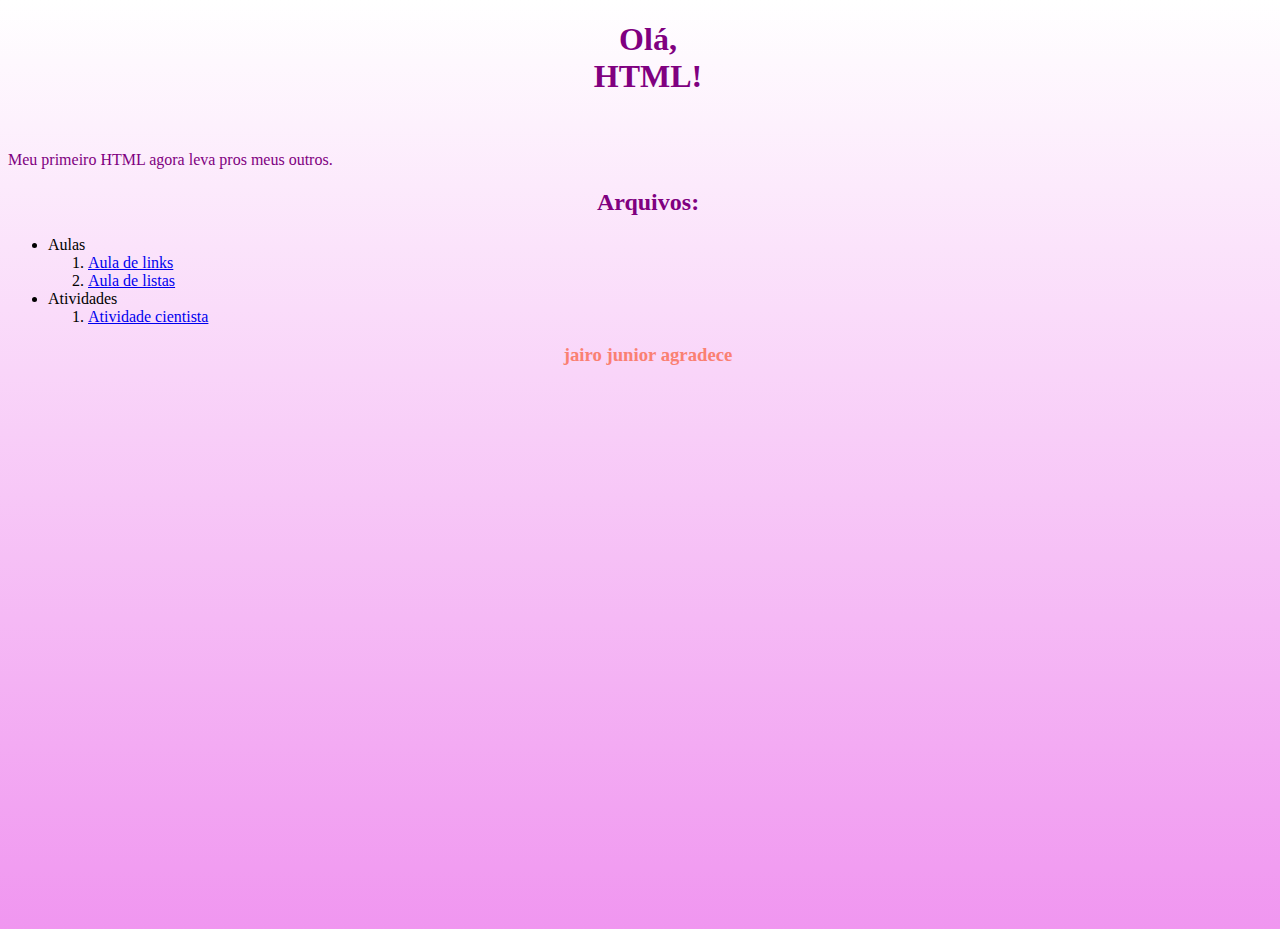
<file: etc/index.html>
<!DOCTYPE html>
<html lang ="pt-BR">
 <head>
  <title>Primeiro HTML!</title>
  <link rel="stylesheet" type="text/css" href="estilo.css">
 </head>
 <body>
  <h1>Olá,<br>HTML!</h1>
  <br>
  <p>Meu primeiro HTML agora leva pros meus outros.</p>
  <h2>Arquivos:</h2>
  <ul>
      <li>Aulas
          <ol>
            <li><a href="links.html">Aula de links</a></li>
            <li><a href="listas.html">Aula de listas</a>
            </li>
          </ol>
      </li>
      <li>Atividades
          <ol>
              <li><a href="cientista.html">Atividade cientista</a></li>
          </ol>
      </li>
  </ul>
  <h3>jairo junior agradece</h3>
 </body>
</html>
</file>
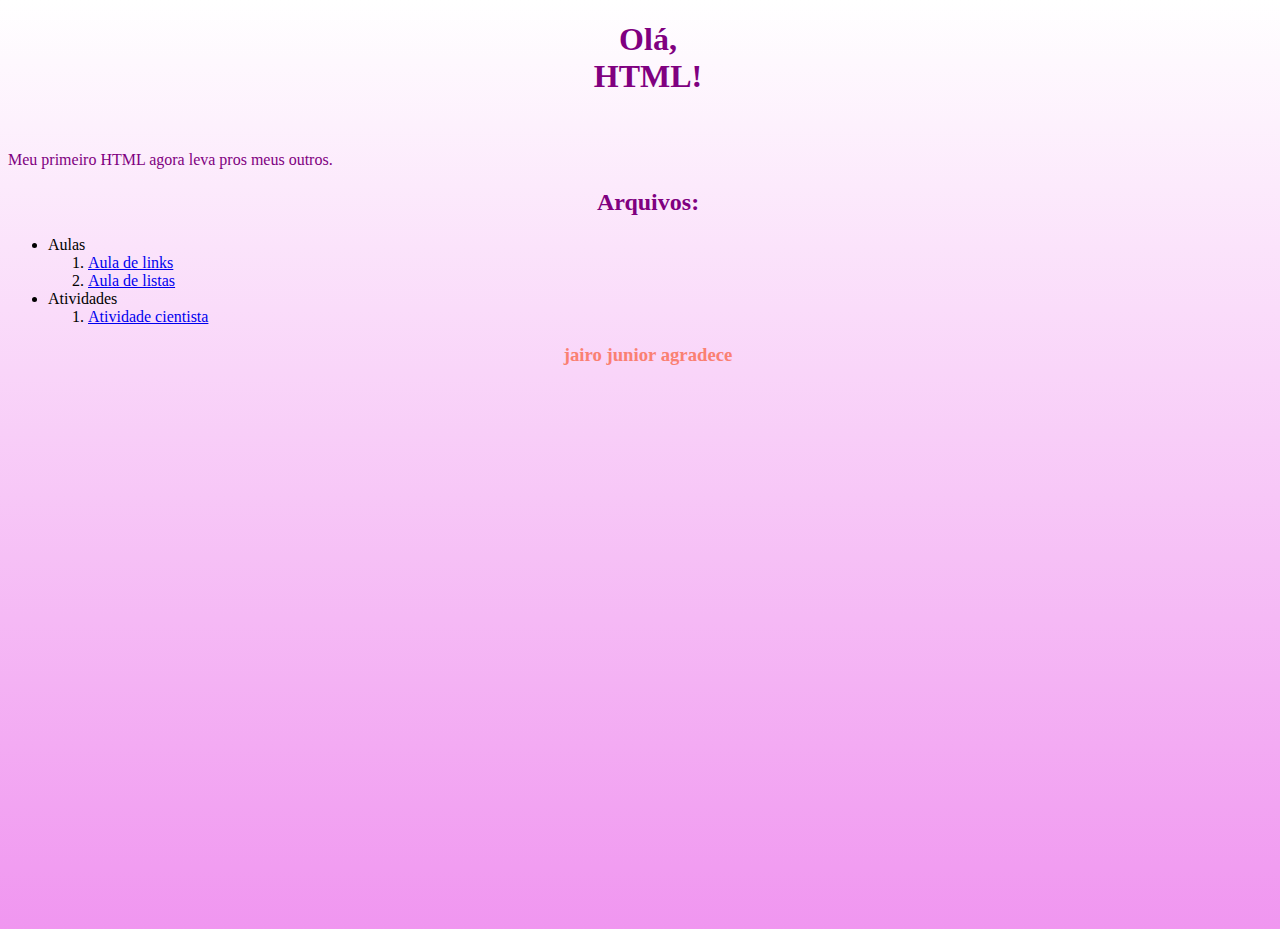
<file: html-css/index.html>
<!DOCTYPE html>
<html lang ="pt-BR">
 <head>
  <title>Primeiro HTML!</title>
  <link rel="stylesheet" type="text/css" href="estilo.css">
 </head>
 <body>
  <h1>Olá,<br>HTML!</h1>
  <br>
  <p>Meu primeiro HTML agora leva pros meus outros.</p>
  <h2>Arquivos:</h2>
  <ul>
      <li>Aulas
          <ol>
            <li><a href="links.html">Aula de links</a></li>
            <li><a href="listas.html">Aula de listas</a>
            </li>
          </ol>
      </li>
      <li>Atividades
          <ol>
              <li><a href="cientista.html">Atividade cientista</a></li>
          </ol>
      </li>
  </ul>
  <h3>jairo junior agradece</h3>
 </body>
</html>
</file>
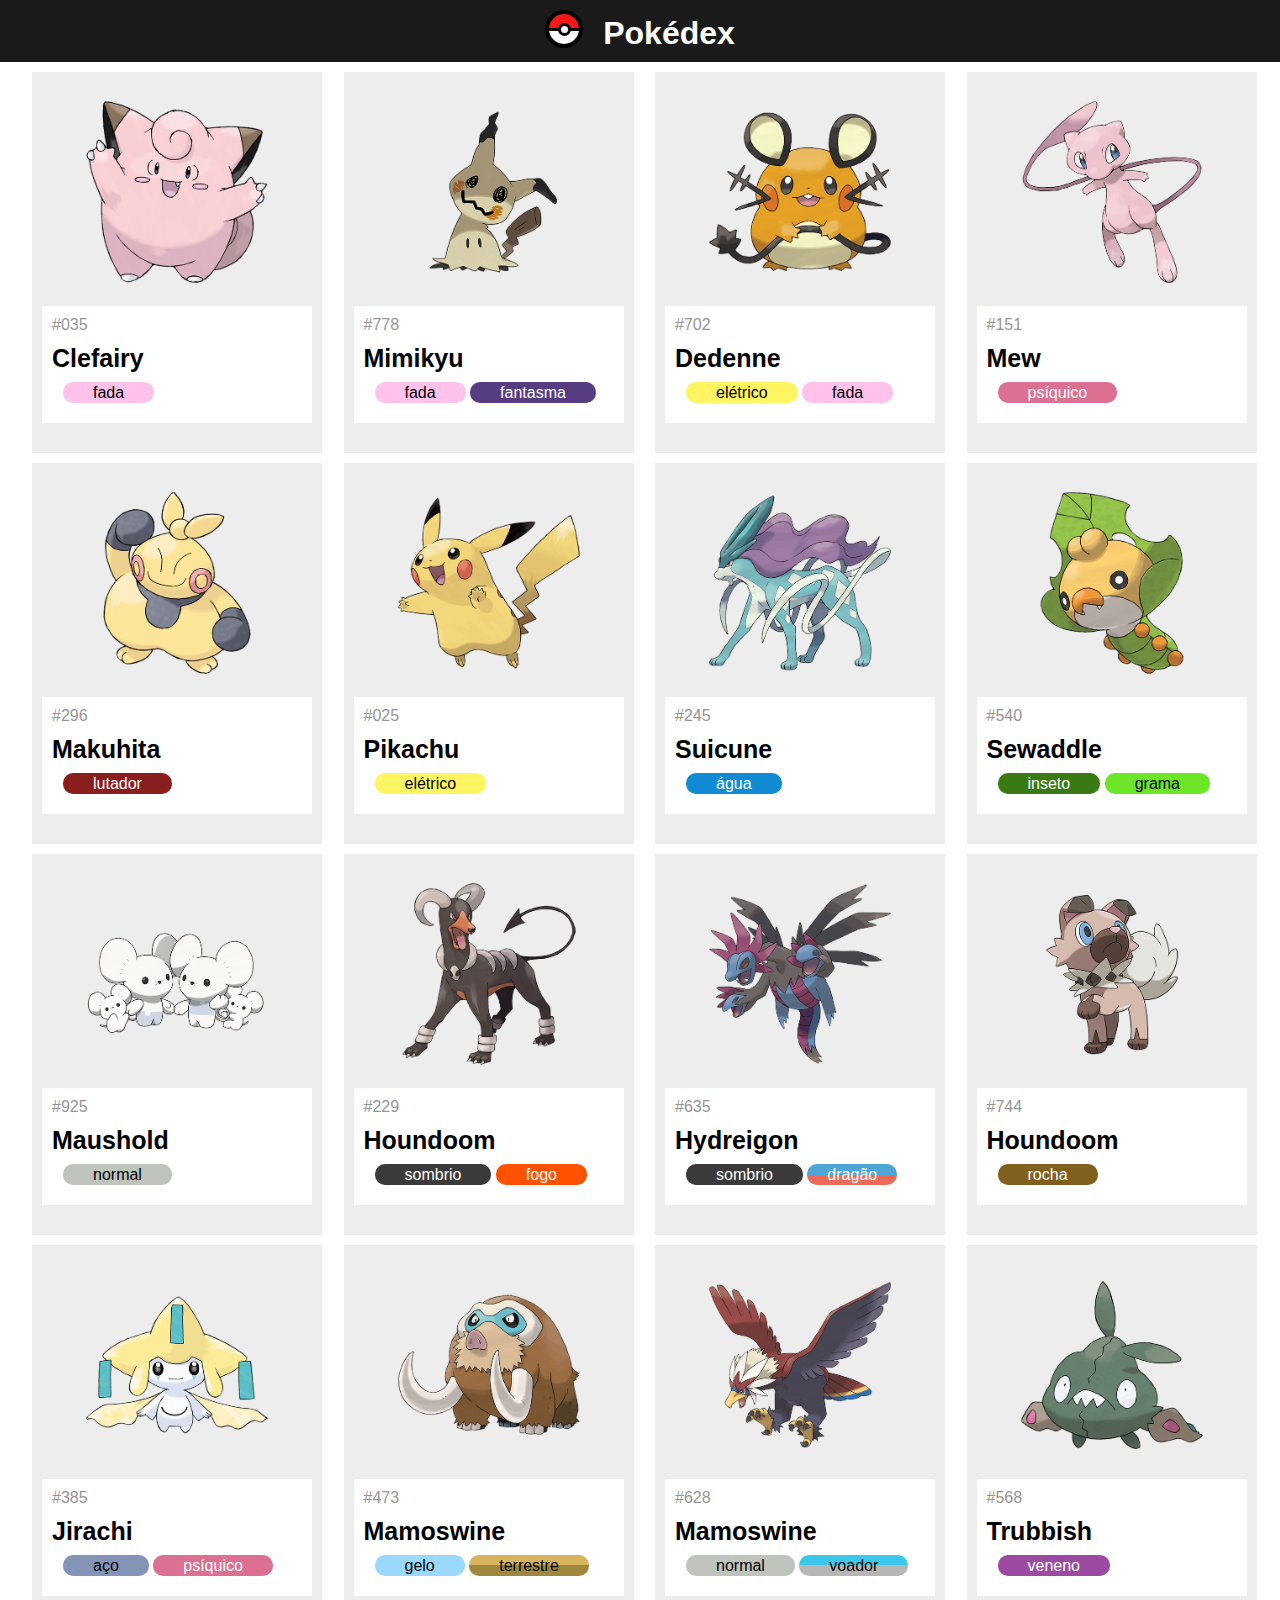
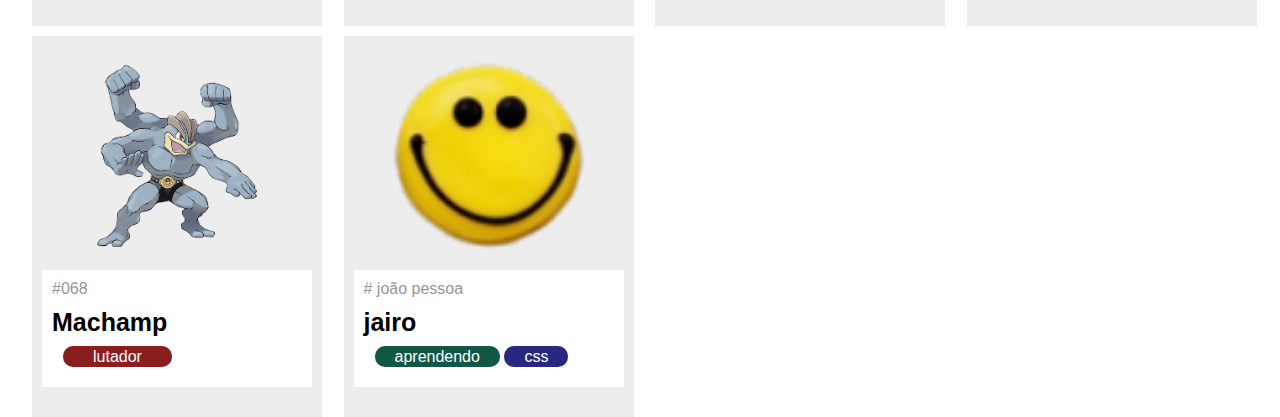
<file: pokedex/index.html>
<!DOCTYPE html>
<html lang="en">
<head>
    <meta charset="UTF-8">
    <meta name="viewport" content="width=device-width, initial-scale=1.0">
    <title>Pokédex</title>
    <link rel="stylesheet" href="css/style.css">
</head>
<body>
    <section class="topo">
        <figure class="icone">
            <figure class="listra"></figure>
        <figure class="circulo"></figure>
        </figure>
        <h1>Pokédex</h1>
    </section>
    <main class="blocao">

        <section class="pokedex">
            <div class="pokemon">
                <figure class="pokemon-image">
                    <img src="img/clefairy.png" width="200">
                </figure>
                <section class="pokemon-description">
                    <span class="pokemon-id">#035</span>
                    <h1 class="pokemon-name">Clefairy</h1>
                    <div class="pokemon-types">
                        <span class="pokemon-type-background-fada">fada</span>
                    </div>
                </section>
            </div>

            <div class="pokemon">
                <figure class="pokemon-image">
                    <img src="img/mimikyu.png" width="200">
                </figure>
                <section class="pokemon-description">
                    <span class="pokemon-id">#778</span>
                    <h1 class="pokemon-name">Mimikyu</h1>
                    <div class="pokemon-types">
                        <span class="pokemon-type-background-fada">fada</span>
                        <span class="pokemon-type-background-ghost">fantasma</span>
                    </div>
                </section>
            </div>

            <div class="pokemon">
                <figure class="pokemon-image">
                    <img src="img/dedenne.png" width="200">
                </figure>
                <section class="pokemon-description">
                    <span class="pokemon-id">#702</span>
                    <h1 class="pokemon-name">Dedenne</h1>
                    <div class="pokemon-types">
                        <span class="pokemon-type-background-electric">elétrico</span>
                        <span class="pokemon-type-background-fada">fada</span>
                    </div>
                </section>
            </div>

            <div class="pokemon">
                <figure class="pokemon-image">
                    <img src="img/mew.png" width="200">
                </figure>
                <section class="pokemon-description">
                    <span class="pokemon-id">#151</span>
                    <h1 class="pokemon-name">Mew</h1>
                    <div class="pokemon-types">
                        <span class="pokemon-type-background-psiquico">psíquico</span>
                    </div>
                </section>
            </div>

            <div class="pokemon">
                <figure class="pokemon-image">
                    <img src="img/makuhita.png" width="200">
                </figure>
                <section class="pokemon-description">
                    <span class="pokemon-id">#296</span>
                    <h1 class="pokemon-name">Makuhita</h1>
                    <div class="pokemon-types">
                        <span class="pokemon-type-background-lutador">lutador</span>
                    </div>
                </section>
            </div>

            <div class="pokemon">
                <figure class="pokemon-image">
                    <img src="img/pikachu.png" width="200">
                </figure>
                <section class="pokemon-description">
                    <span class="pokemon-id">#025</span>
                    <h1 class="pokemon-name">Pikachu</h1>
                    <div class="pokemon-types">
                        <span class="pokemon-type-background-electric">elétrico</span>
                    </div>
                </section>
            </div>

            <div class="pokemon">
                <figure class="pokemon-image">
                    <img src="img/suicune.png" width="200">
                </figure>
                <section class="pokemon-description">
                    <span class="pokemon-id">#245</span>
                    <h1 class="pokemon-name">Suicune</h1>
                    <div class="pokemon-types">
                        <span class="pokemon-type-background-agua">água</span>
                    </div>
                </section>
            </div>

            <div class="pokemon">
                <figure class="pokemon-image">
                    <img src="img/sewaddle.png" width="200">
                </figure>
                <section class="pokemon-description">
                    <span class="pokemon-id">#540</span>
                    <h1 class="pokemon-name">Sewaddle</h1>
                    <div class="pokemon-types">
                        <span class="pokemon-type-background-inseto">inseto</span>
                        <span class="pokemon-type-background-grama">grama</span>
                    </div>
                </section>
            </div>

            <div class="pokemon">
                <figure class="pokemon-image">
                    <img src="img/maushold.png" width="200">
                </figure>
                <section class="pokemon-description">
                    <span class="pokemon-id">#925</span>
                    <h1 class="pokemon-name">Maushold</h1>
                    <div class="pokemon-types">
                        <span class="pokemon-type-background-normal">normal</span>
                    </div>
                </section>
            </div>

            <div class="pokemon">
                <figure class="pokemon-image">
                    <img src="img/houndoom.png" width="200">
                </figure>
                <section class="pokemon-description">
                    <span class="pokemon-id">#229</span>
                    <h1 class="pokemon-name">Houndoom</h1>
                    <div class="pokemon-types">
                        <span class="pokemon-type-background-sombrio">sombrio</span>
                        <span class="pokemon-type-background-fogo">fogo</span>
                    </div>
                </section>
            </div>

            <div class="pokemon">
                <figure class="pokemon-image">
                    <img src="img/hydreigon.png" width="200">
                </figure>
                <section class="pokemon-description">
                    <span class="pokemon-id">#635</span>
                    <h1 class="pokemon-name">Hydreigon</h1>
                    <div class="pokemon-types">
                        <span class="pokemon-type-background-sombrio">sombrio</span>
                        <span class="pokemon-type-background-dragao">dragão</span>
                    </div>
                </section>
            </div>

            <div class="pokemon">
                <figure class="pokemon-image">
                    <img src="img/rockruff.png" width="200">
                </figure>
                <section class="pokemon-description">
                    <span class="pokemon-id">#744</span>
                    <h1 class="pokemon-name">Houndoom</h1>
                    <div class="pokemon-types">
                        <span class="pokemon-type-background-rocha">rocha</span>
                    </div>
                </section>
            </div>

            <div class="pokemon">
                <figure class="pokemon-image">
                    <img src="img/jirachi.png" width="200">
                </figure>
                <section class="pokemon-description">
                    <span class="pokemon-id">#385</span>
                    <h1 class="pokemon-name">Jirachi</h1>
                    <div class="pokemon-types">
                        <span class="pokemon-type-background-aco">aço</span>
                        <span class="pokemon-type-background-psiquico">psíquico</span>
                    </div>
                </section>
            </div>

            <div class="pokemon">
                <figure class="pokemon-image">
                    <img src="img/mamoswine.png" width="200">
                </figure>
                <section class="pokemon-description">
                    <span class="pokemon-id">#473</span>
                    <h1 class="pokemon-name">Mamoswine</h1>
                    <div class="pokemon-types">
                        <span class="pokemon-type-background-gelo">gelo</span>
                        <span class="pokemon-type-background-terrestre">terrestre</span>
                    </div>
                </section>
            </div>

            <div class="pokemon">
                <figure class="pokemon-image">
                    <img src="img/braviary.png" width="200">
                </figure>
                <section class="pokemon-description">
                    <span class="pokemon-id">#628</span>
                    <h1 class="pokemon-name">Mamoswine</h1>
                    <div class="pokemon-types">
                        <span class="pokemon-type-background-normal">normal</span>
                        <span class="pokemon-type-background-voador">voador</span>
                    </div>
                </section>
            </div>

            <div class="pokemon">
                <figure class="pokemon-image">
                    <img src="img/trubbish.png" width="200">
                </figure>
                <section class="pokemon-description">
                    <span class="pokemon-id">#568</span>
                    <h1 class="pokemon-name">Trubbish</h1>
                    <div class="pokemon-types">
                        <span class="pokemon-type-background-veneno">veneno</span>
                        </span>
                    </div>
                </section>
            </div>

            <div class="pokemon">
                <figure class="pokemon-image">
                    <img src="img/machamp.png" width="200">
                </figure>
                <section class="pokemon-description">
                    <span class="pokemon-id">#068</span>
                    <h1 class="pokemon-name">Machamp</h1>
                    <div class="pokemon-types">
                        <span class="pokemon-type-background-lutador">lutador</span>
                        </span>
                    </div>
                </section>
            </div>

            <div class="pokemon">
                <figure class="pokemon-image">
                    <img src="img/smiley.png" width="200">
                </figure>
                <section class="pokemon-description">
                    <span class="pokemon-id"># joão pessoa</span>
                    <h1 class="pokemon-name">jairo</h1>
                    <div class="pokemon-types">
                        <span class="pokemon-type-background-aprendendo">aprendendo</span>
                        </span>
                        <span class="pokemon-type-background-css">css</span>
                        </span>
                    </div>
                </section>
            </div>
        </section>
    </main>
</body>
</html>
</file>
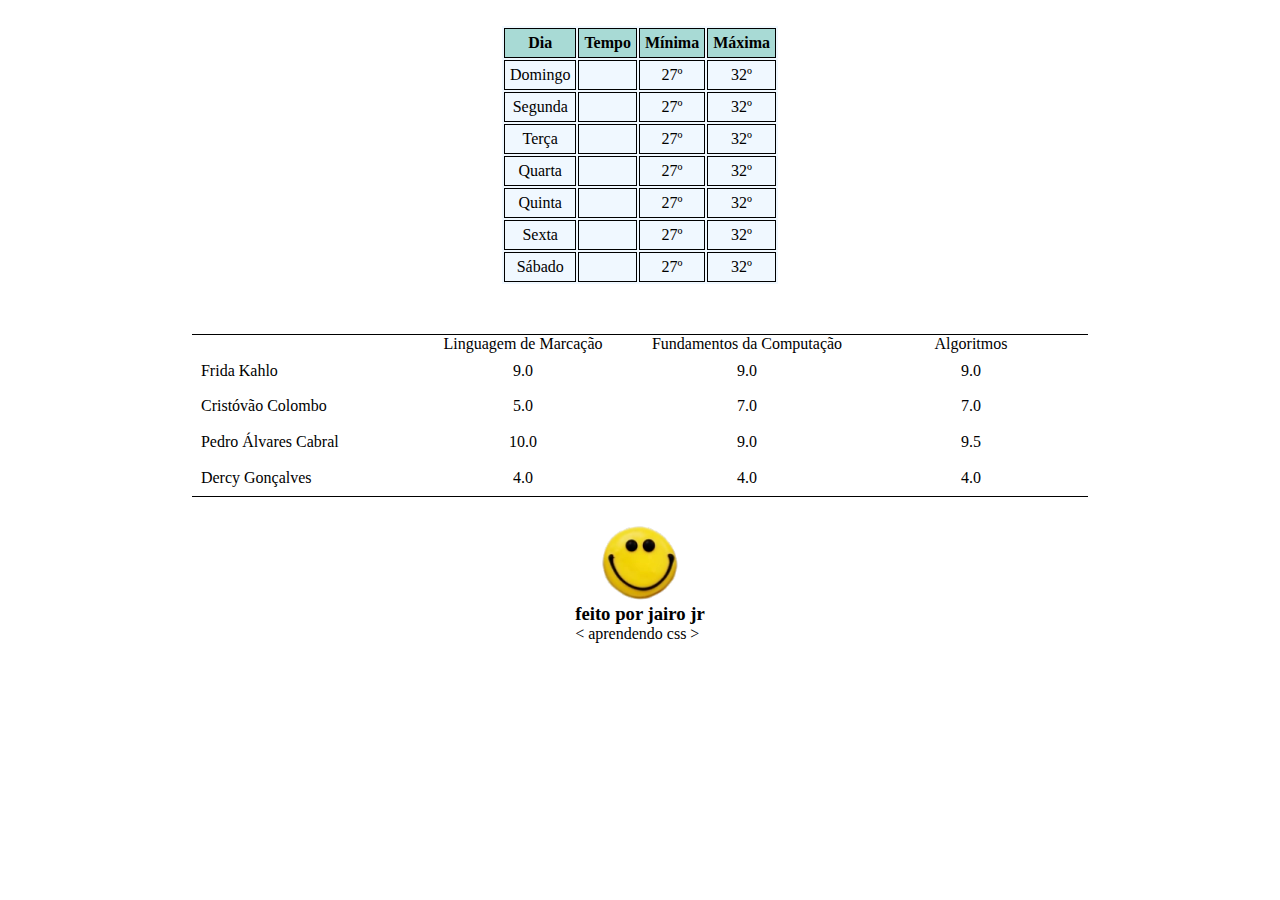
<file: tabela/index.html>
<!DOCTYPE html>
<html lang="en">
<head>
    <meta charset="UTF-8">
    <meta name="viewport" content="width=device-width, initial-scale=1.0">
    <title>Previsão do Tempo</title>
	<meta charset="utf-8">
    <link rel="stylesheet" href="css/style.css">
	<link rel="stylesheet" href="https://erikflowers.github.io/weather-icons/css/weather-icons.css">
    <style type="text/css" id="operaUserStyle"></style>
</head>
<body>
    <table class="tabela_clima">
        <thead>
            <tr>
                <th>Dia</th>
                <th>Tempo</th>
                <th>Mínima</th>
                <th>Máxima</th>
            </tr>
        </thead>
        <tbody>
            <tr>
                <td>Domingo</td>
                <td>
                    <i class="wi wi-day-cloudy"></i>
                </td>
                <td>27º</td>
                <td>32º</td>
            </tr>
            <tr>
                <td>Segunda</td>
                <td>
                    <i class="wi wi-day-sunny"></i>
                </td>
                <td>27º</td>
                <td>32º</td>
            </tr>
            <tr>
                <td>Terça</td>
                <td>
                    <i class="wi wi-day-rain"></i>
                </td>
                <td>27º</td>
                <td>32º</td>
            </tr>
            <tr>
                <td>Quarta</td>
                <td>
                    <i class="wi wi-day-lightning"></i>
                </td>
                <td>27º</td>
                <td>32º</td>
            </tr>
            <tr>
                <td>Quinta</td>
                <td>
                    <i class="wi wi-day-windy"></i>
                </td>
                <td>27º</td>
                <td>32º</td>
            </tr>
            <tr>
                <td>Sexta</td>
                <td>
                    <i class="wi wi-cloudy"></i>
                </td>
                <td>27º</td>
                <td>32º</td>
            </tr>
            <tr>
                <td>Sábado</td>
                <td>
                    <i class="wi wi-day-cloudy"></i>
                </td>
                <td>27º</td>
                <td>32º</td>
            </tr>
        </tbody>
    </table>
    <table class="tabela_notas">
        <thead>
            <tr>
                <td></td>
                <td>Linguagem de Marcação</td>
                <td>Fundamentos da Computação</td>
                <td>Algoritmos</td>
            </tr>
        </thead>
        <tbody>
            <tr>
                <td class="aluno">Frida Kahlo</td>
                <td>9.0</td>
                <td>9.0</td>
                <td>9.0</td>
            </tr>
            <tr>
                <td class="aluno">Cristóvão Colombo</td>
                <td>5.0</td>
                <td>7.0</td>
                <td>7.0</td>
            </tr>
            <tr>
                <td class="aluno">Pedro Álvares Cabral</td>
                <td>10.0</td>
                <td>9.0</td>
                <td>9.5</td>
            </tr>
            <tr>
                <td class="aluno">Dercy Gonçalves</td>
                <td>4.0</td>
                <td>4.0</td>
                <td>4.0</td>
            </tr>
        </tbody>
    </table>
    <div class="jairo">
        <img src="img/smiley.png" alt="jairo">
        <h3>feito por jairo jr</h3>
        <p>&lt aprendendo css &gt</p>
    </div>
</body>
</html>
</file>
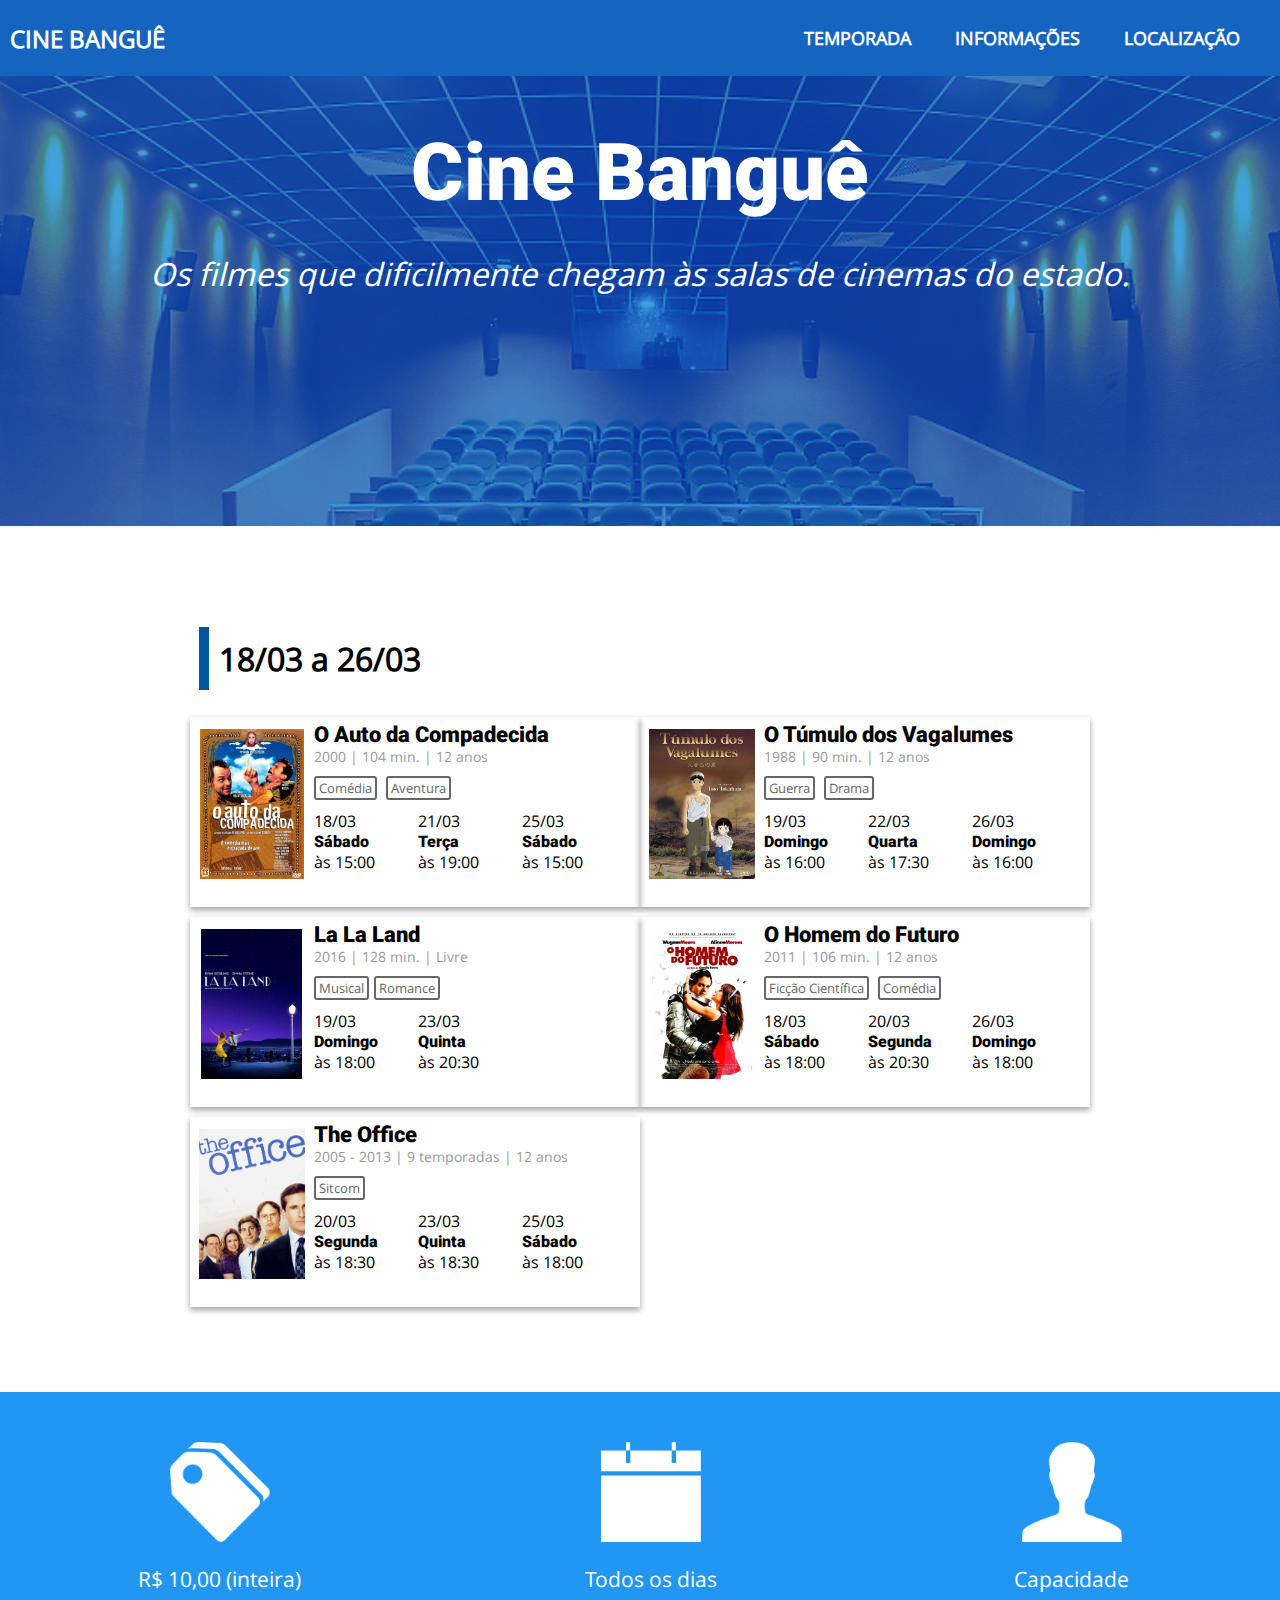
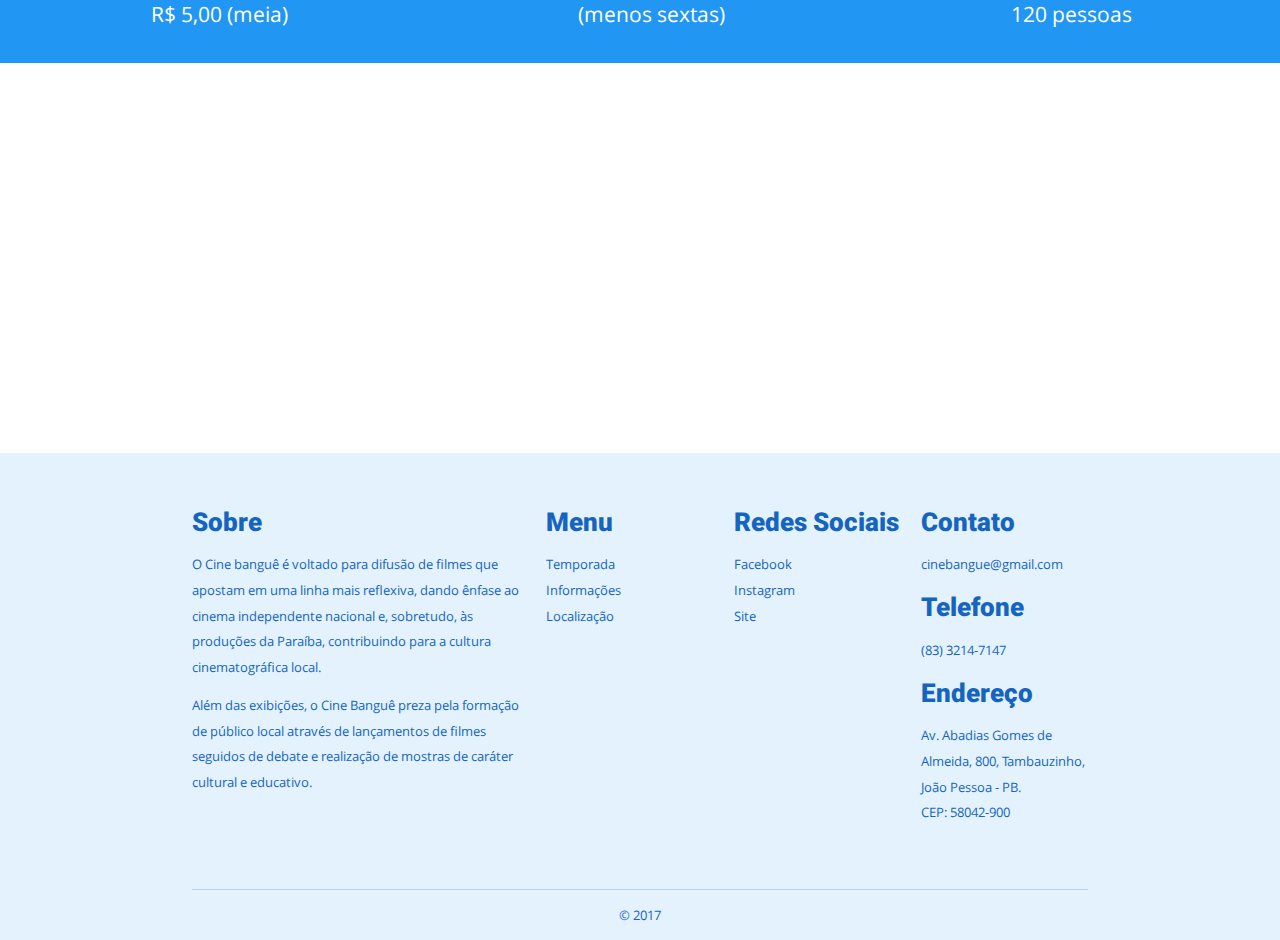
<file: cinema/site/index.html>
<html lang="en">
<head>
  <meta charset="UTF-8">
  <meta name="viewport" content="width=device-width, initial-scale=1.0">
  <meta http-equiv="X-UA-Compatible" content="ie=edge">
  <title>Cine Banguê</title>
  <link rel="stylesheet" href="css/main.css">
</head>
<body>
  <nav>
    <div class="container">
      <div class="logo">CINE BANGUÊ</div>
      <div class="nav-links">
        <ul>
          <li><a href="#">TEMPORADA</a></li>
          <li><a href="#">INFORMAÇÕES</a></li>
          <li><a href="#">LOCALIZAÇÃO</a></li>
        </ul>
      </div>
    </div>
  </nav>
  <header class="white-text header-cine">
    <div>
      <h1>Cine Banguê</h1>
      <p>Os filmes que dificilmente chegam às salas de cinemas do estado.</p>
    </div>
  </header>
  <main>

    <section id="movies">
      <h1 class="season-info">18/03 a 26/03</h1>

      <section class="movie">
        <a href="https://www.youtube.com/watch?v=mNHXQ8BafUE" class="cover" style="background-image:url(img/movies/O_auto_da_compadecida.jpg)"></a>
        <div class="data">
          <h1 class="name">O Auto da Compadecida</h1>
          <div class="info">2000 | 104 min. | 12 anos</div>
          <div class="genres">
            <span class="genre">Comédia</span>
            <span class="genre">Aventura</span>
          </div>
          <div class="schedules">
            <div class="schedule">
              <span>18/03</span>
              <span><b>Sábado</b></span>
              <span>às 15:00</span>
            </div>
            <div class="schedule">
              <span>21/03</span>
              <span><b>Terça</b></span>
              <span>às 19:00</span>
            </div>
            <div class="schedule">
              <span>25/03</span>
              <span><b>Sábado</b></span>
              <span>às 15:00</span>
            </div>
          </div>
        </div>
      </section>

      <section class="movie">
        <a href="https://www.youtube.com/watch?v=NAKlDJmwq-g" class="cover" style="background-image:url(img/movies/tumulo_dos_vagalumes.jpg)"></a>
        <div class="data">
          <h1 class="name">O Túmulo dos Vagalumes</h1>
          <div class="info">1988 | 90 min. | 12 anos</div>
          <div class="genres">
            <span class="genre">Guerra</span>
            <span class="genre">Drama</span>
          </div>
          <div class="schedules">
            <div class="schedule">
              <span>19/03</span>
              <span><b>Domingo</b></span>
              <span>às 16:00</span>
            </div>
            <div class="schedule">
              <span>22/03</span>
              <span><b>Quarta</b></span>
              <span>às 17:30</span>
            </div>
            <div class="schedule">
              <span>26/03</span>
              <span><b>Domingo</b></span>
              <span>às 16:00</span>
            </div>
          </div>
        </div>
      </section>

      <section class="movie">
        <a href="https://www.youtube.com/watch?v=0pdqf4P9MB8" class="cover" style="background-image:url(img/movies/la_la_land.png)"></a>
        <div class="data">
          <h1 class="name">La La Land</h1>
          <div class="info">2016 | 128 min. | Livre</div>
          <div class="genres"><span class="genre">Musical</span><span class="genre">Romance</span></div>
          <div class="schedules">
            <div class="schedule">
              <span>19/03</span>
              <span><b>Domingo</b></span>
              <span>às 18:00</span>
            </div>
            <div class="schedule">
              <span>23/03</span>
              <span><b>Quinta</b></span>
              <span>às 20:30</span>
            </div>
          </div>
        </div>
      </section>

      <section class="movie">
        <a href="" class="cover" style="background-image:url(img/movies/o_homem_do_futuro.jpg)"></a>
        <div class="data">
          <h1 class="name">O Homem do Futuro</h1>
          <div class="info">2011 | 106 min. | 12 anos</div>
          <div class="genres">
            <span class="genre">Ficção Científica</span>
            <span class="genre">Comédia</span>
          </div>
          <div class="schedules">
            <div class="schedule">
              <span>18/03</span>
              <span><b>Sábado</b></span>
              <span>às 18:00</span>
            </div>
            <div class="schedule">
              <span>20/03</span>
              <span><b>Segunda</b></span>
              <span>às 20:30</span>
            </div>
            <div class="schedule">
              <span>26/03</span>
              <span><b>Domingo</b></span>
              <span>às 18:00</span>
            </div>
          </div>
        </div>
      </section>

      <section class="movie">
        <a href="https://www.youtube.com/watch?v=4iisysmwB_k" class="cover" style="background-image:url(img/movies/the_office.webp)"></a>
        <div class="data">
          <h1 class="name">The Office</h1>
          <div class="info">2005 - 2013 | 9 temporadas | 12 anos</div>
          <div class="genres"><span class="genre">Sitcom</span></div>
          <div class="schedules">
            <div class="schedule">
              <span>20/03</span>
              <span><b>Segunda</b></span>
              <span>às 18:30</span>
            </div>
            <div class="schedule">
              <span>23/03</span>
              <span><b>Quinta</b></span>
              <span>às 18:30</span>
            </div>
            <div class="schedule">
              <span>25/03</span>
              <span><b>Sábado</b></span>
              <span>às 18:00</span>
            </div>
          </div>
        </div>
      </section>
    </section>

    <section id="info" class="white-text">
      <section class="price">
        <i class="icon pricetags"></i>
        <div>R$ 10,00 (inteira)</div>
        <div>R$ 5,00 (meia)</div>
      </section>

      <section class="times">
        <i class="icon ios-calendar"></i>
        <div>Todos os dias <br>(menos sextas)</div>
      </section>

      <section class="size">
        <i class="icon person"></i>
        <div>Capacidade<br>120 pessoas</div>
      </section>
    </section>
    <section id="location">
      <div class="maps">
        <iframe src="https://www.google.com/maps/embed?pb=!1m18!1m12!1m3!1d3391.986638108882!2d-34.84371259999999!3d-7.1218173!2m3!1f0!2f0!3f0!3m2!1i1024!2i768!4f13.1!3m3!1m2!1s0x7acdd4bca204dff%3A0xf3340c66c9f16de2!2zQ2luZSBCYW5nw7zDqg!5e1!3m2!1spt-BR!2sbr!4v1747967234383!5m2!1spt-BR!2sbr" width="900" height="350" style="border:0;" allowfullscreen="" loading="lazy" referrerpolicy="no-referrer-when-downgrade"></iframe>
      </div>
    </section>
  </main>


  <footer>
    <div class="footer-content">
      <section class="about">
        <h1>Sobre</h1>
        <p>O Cine banguê é voltado para difusão de filmes que apostam em uma linha mais reflexiva, dando ênfase ao cinema independente nacional e, sobretudo, às produções da Paraíba, contribuindo para a cultura cinematográfica local.</p>
        <p>Além das exibições, o Cine Banguê preza pela formação de público local através de lançamentos de filmes seguidos de debate e realização de mostras de caráter cultural e educativo.</p>
      </section>

      <section class="menu">
        <h1>Menu</h1>
        <ul class="menu">
          <li><a href="#movies">Temporada</a></li>
          <li><a href="#info">Informações</a></li>
          <li><a href="#location">Localização</a></li>
        </ul>
      </section>

      <section class="social">
        <h1>Redes Sociais</h1>
        <ul class="menu">
          <li><a href="https://www.facebook.com/cinebangue/">Facebook</a></li>
          <li><a href="https://www.instagram.com/explore/locations/5952406/cine-bangue/">Instagram</a></li>
          <li><a href="http://funesc.pb.gov.br/?p=118">Site</a></li>
        </ul>
      </section>

      <section class="contato">
        <h1>Contato</h1>
        <p>cinebangue@gmail.com</p>
        <h1>Telefone</h1>
        <p>(83) 3214-7147</p>
        <h1>Endereço</h1>
        <p>Av. Abadias Gomes de Almeida, 800, Tambauzinho, João Pessoa - PB.<br>CEP: 58042-900</p>
      </section>
    </div>

    <secion class="copyright">
      © 2017
    </secion>
  </footer>
</body>
</html>
</file>
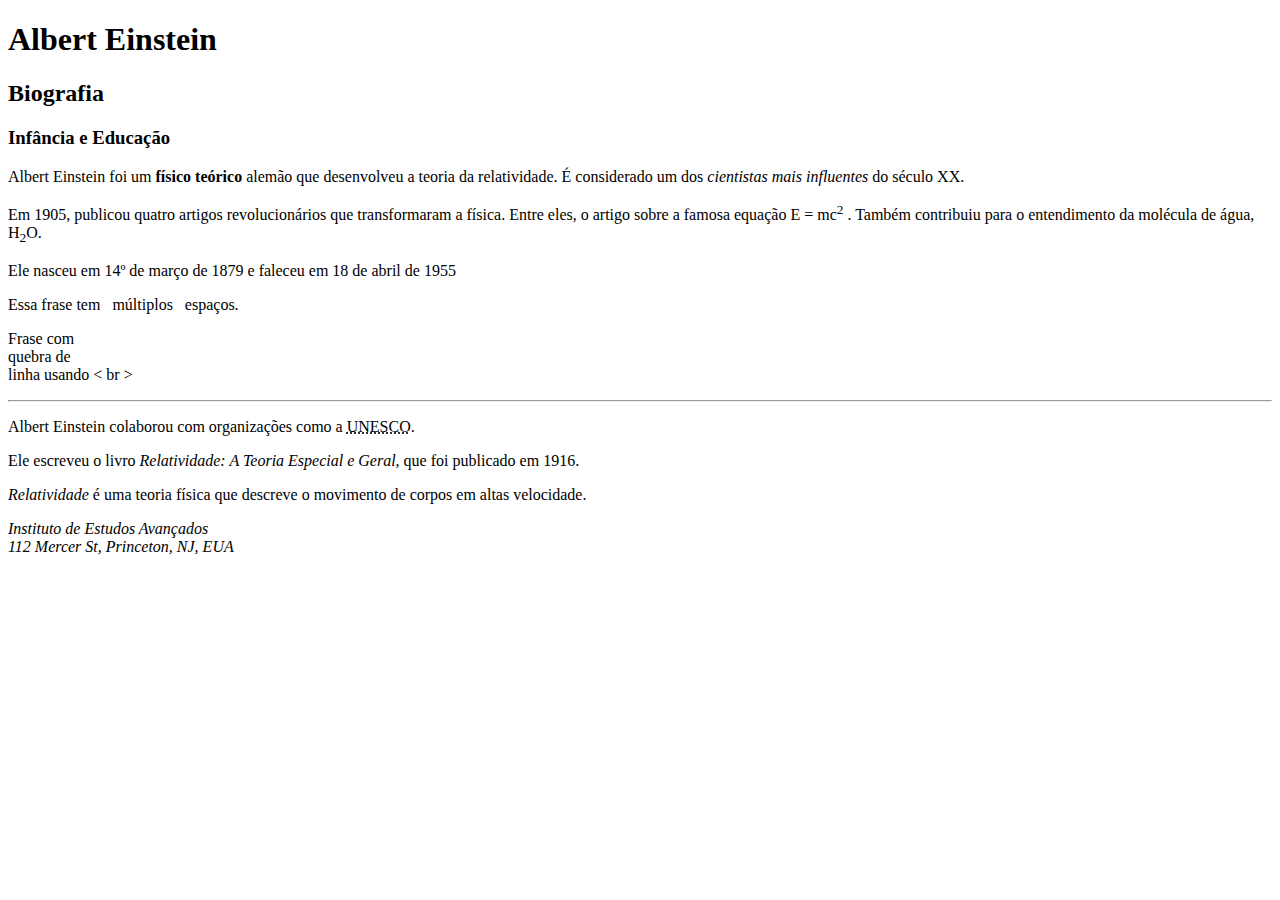
<file: etc/cientista.html>
<!DOCTYPE html>
<html lang="en">
<head>
    <meta charset="UTF-8">
    <meta http-equiv="X-UA-Compatible" content="IE=edge">
    <meta name="viewport" content="width=device-width, initial-scale=1.0">
    <title>Cientista</title>
</head>
<body>
    <!-- Cabeçalhos até a linha 13 -->
    <h1>Albert Einstein</h1>
    <h2>Biografia</h2>
    <h3>Infância e Educação</h3>
    <!-- Parágrafos -->
    <p>Albert Einstein foi um <strong>físico teórico </strong>alemão que desenvolveu a teoria da relatividade. É considerado um dos <em>cientistas mais influentes</em> do século XX.</p>
    <p>Em 1905, publicou quatro artigos revolucionários que transformaram a física. Entre eles, o artigo sobre a famosa equação E = mc<sup>2</sup>
        . Também contribuiu para o entendimento da molécula de água, H<sub>2</sub>O.</p>
        <!-- As tags "strong" e "em" para melhor interpretação ao texto-->
        <!-- Tag <sub></sub> para deixar o número 2 sobrescrito -->
    <p>Ele nasceu em 14º de março de 1879 e faleceu em 18 de abril de 1955</p>
    <p>Essa frase tem &nbsp múltiplos &nbsp espaços.</p>
        <!-- Forçar a criação de espaços com &nbsp (no-break space) -->
    <p>Frase com<br>quebra de<br>linha usando &lt br &gt</p>
        <!-- &lt (lower than) e &gt (greater than) para fazer <br>-->
    <hr> 
        <!-- horizontal rule -->
    <p>Albert Einstein colaborou com organizações como a <abbr title="Organização das Nações Unidas para a Educação, a Ciência e a Cultura">UNESCO</abbr>.</p>
        <!--  -->
    <p>Ele escreveu o livro <em>Relatividade: A Teoria Especial e Geral</em>, que foi publicado em 1916. </p>
    <p><dfn>Relatividade</dfn> é uma teoria física que descreve o movimento de corpos em altas velocidade.</p>
        <!-- As tags dfn e em tem o mesmo efeito, mas para contexto diferentes
        dfn = "definition element" para definir termos
        em = "emphasis element" para enfatizar o texto em itálico-->
    <address>
        Instituto de Estudos Avançados<br>
        112 Mercer St, Princeton, NJ, EUA
    </address>
        <!-- Tag address para informar um endereço -->
</body> 
</html>

<!--  -->
</file>
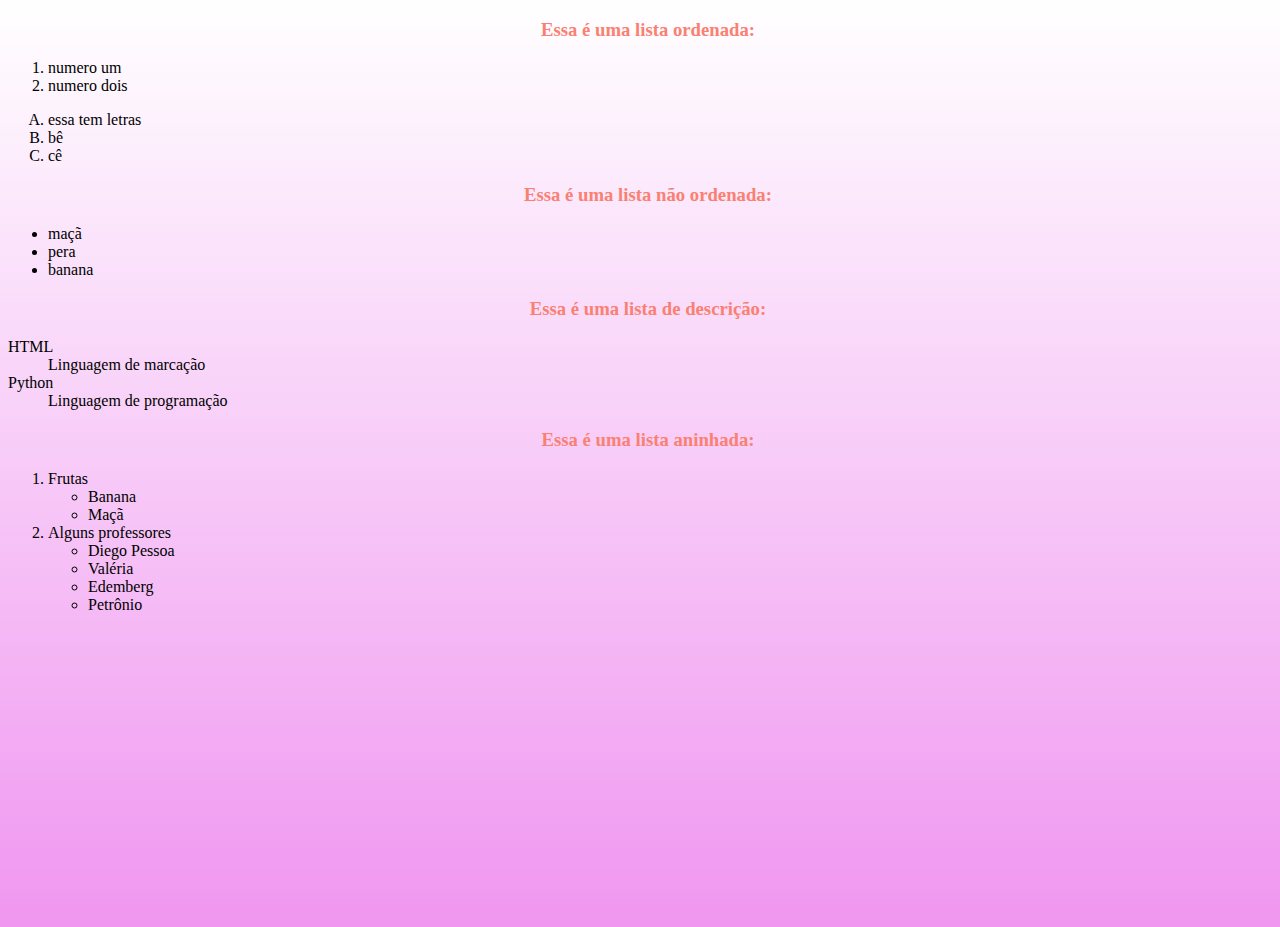
<file: etc/listas.html>
<!DOCTYPE html>
<html lang="en">
<head>
    <meta charset="UTF-8">
    <meta http-equiv="X-UA-Compatible" content="IE=edge">
    <meta name="viewport" content="width=device-width, initial-scale=1.0">
    <title>Listas</title>
    <link rel="stylesheet" href="estilo.css">
</head>
<body>
    <h3>Essa é uma lista ordenada:</h3>
    <ol>
        <li>numero um</li>
        <li>numero dois</li>
    </ol>
    <ol type="A">
        <li>essa tem letras</li>
        <li>bê</li>
        <li>cê</li>
    </ol>
    <h3>Essa é uma lista não ordenada:</h3>
    <ul>
        <li>maçã</li>
        <li>pera</li>
        <li>banana</li>
    </ul>
    <h3>Essa é uma lista de descrição:</h3>
    <!-- <dt></dt> = data title  -->
    <!-- <dd></dd> = data description -->
    <dt>HTML</dt>
    <dd>Linguagem de marcação</dd>
    <dt>Python</dt>
    <dd>Linguagem de programação</dd>
    <div type="square">
    <h3>Essa é uma lista aninhada:</h3>
    <ol>
        <li>Frutas
            <ul>
             <li>Banana</li>
             <li>Maçã</li>
            </ul>
        </li>
        <li>Alguns professores
            <ul>
                <li>Diego Pessoa</li>
                <li>Valéria</li>
                <li>Edemberg</li>
                <li>Petrônio</li>
            </ul>
        </li>
    </ol>
    </div>
</body>
</html>
</file>
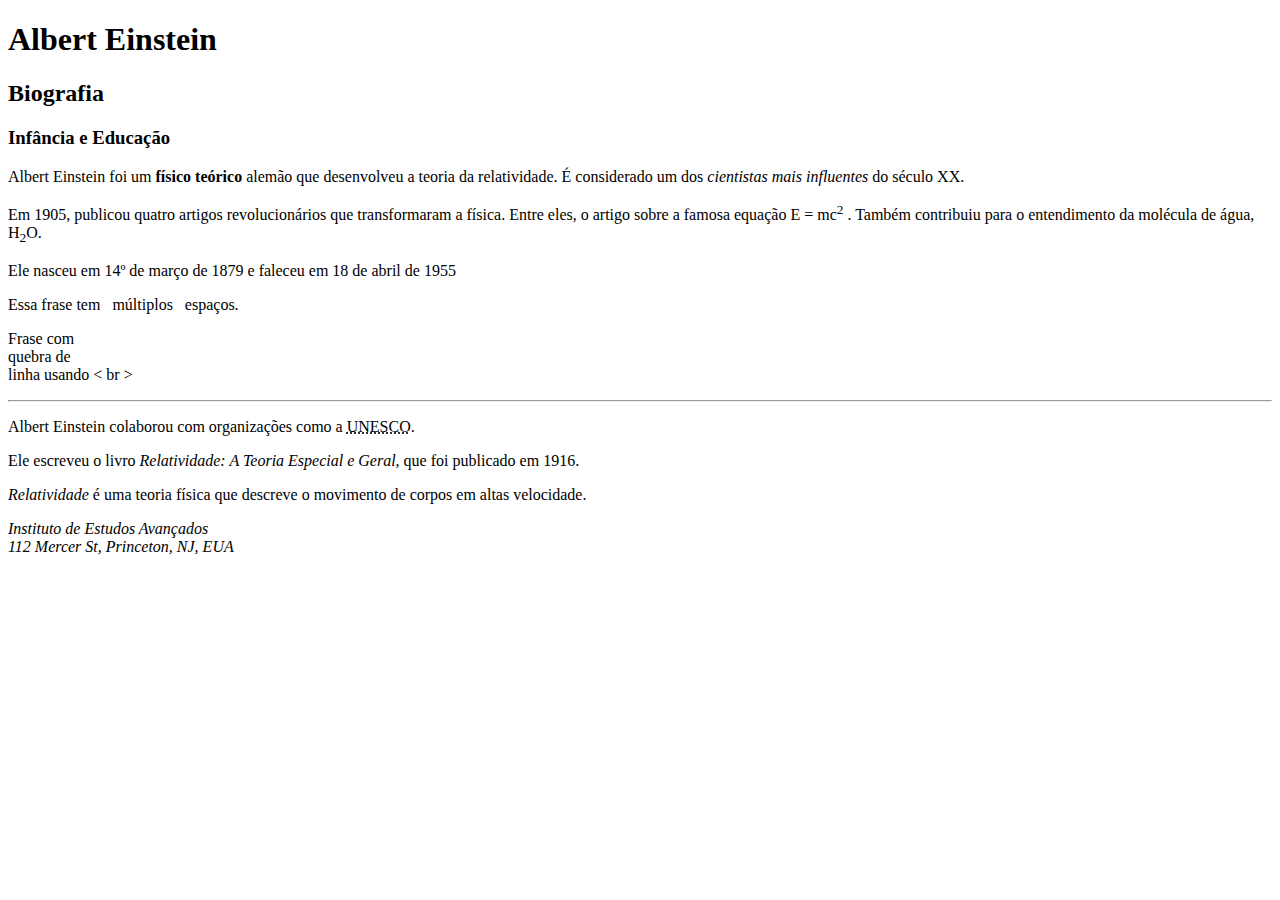
<file: html-css/cientista.html>
<!DOCTYPE html>
<html lang="en">
<head>
    <meta charset="UTF-8">
    <meta http-equiv="X-UA-Compatible" content="IE=edge">
    <meta name="viewport" content="width=device-width, initial-scale=1.0">
    <title>Cientista</title>
</head>
<body>
    <!-- Cabeçalhos até a linha 13 -->
    <h1>Albert Einstein</h1>
    <h2>Biografia</h2>
    <h3>Infância e Educação</h3>
    <!-- Parágrafos -->
    <p>Albert Einstein foi um <strong>físico teórico </strong>alemão que desenvolveu a teoria da relatividade. É considerado um dos <em>cientistas mais influentes</em> do século XX.</p>
    <p>Em 1905, publicou quatro artigos revolucionários que transformaram a física. Entre eles, o artigo sobre a famosa equação E = mc<sup>2</sup>
        . Também contribuiu para o entendimento da molécula de água, H<sub>2</sub>O.</p>
        <!-- As tags "strong" e "em" para melhor interpretação ao texto-->
        <!-- Tag <sub></sub> para deixar o número 2 sobrescrito -->
    <p>Ele nasceu em 14º de março de 1879 e faleceu em 18 de abril de 1955</p>
    <p>Essa frase tem &nbsp múltiplos &nbsp espaços.</p>
        <!-- Forçar a criação de espaços com &nbsp (no-break space) -->
    <p>Frase com<br>quebra de<br>linha usando &lt br &gt</p>
        <!-- &lt (lower than) e &gt (greater than) para fazer <br>-->
    <hr> 
        <!-- horizontal rule -->
    <p>Albert Einstein colaborou com organizações como a <abbr title="Organização das Nações Unidas para a Educação, a Ciência e a Cultura">UNESCO</abbr>.</p>
        <!--  -->
    <p>Ele escreveu o livro <em>Relatividade: A Teoria Especial e Geral</em>, que foi publicado em 1916. </p>
    <p><dfn>Relatividade</dfn> é uma teoria física que descreve o movimento de corpos em altas velocidade.</p>
        <!-- As tags dfn e em tem o mesmo efeito, mas para contexto diferentes
        dfn = "definition element" para definir termos
        em = "emphasis element" para enfatizar o texto em itálico-->
    <address>
        Instituto de Estudos Avançados<br>
        112 Mercer St, Princeton, NJ, EUA
    </address>
        <!-- Tag address para informar um endereço -->
</body> 
</html>

<!--  -->
</file>
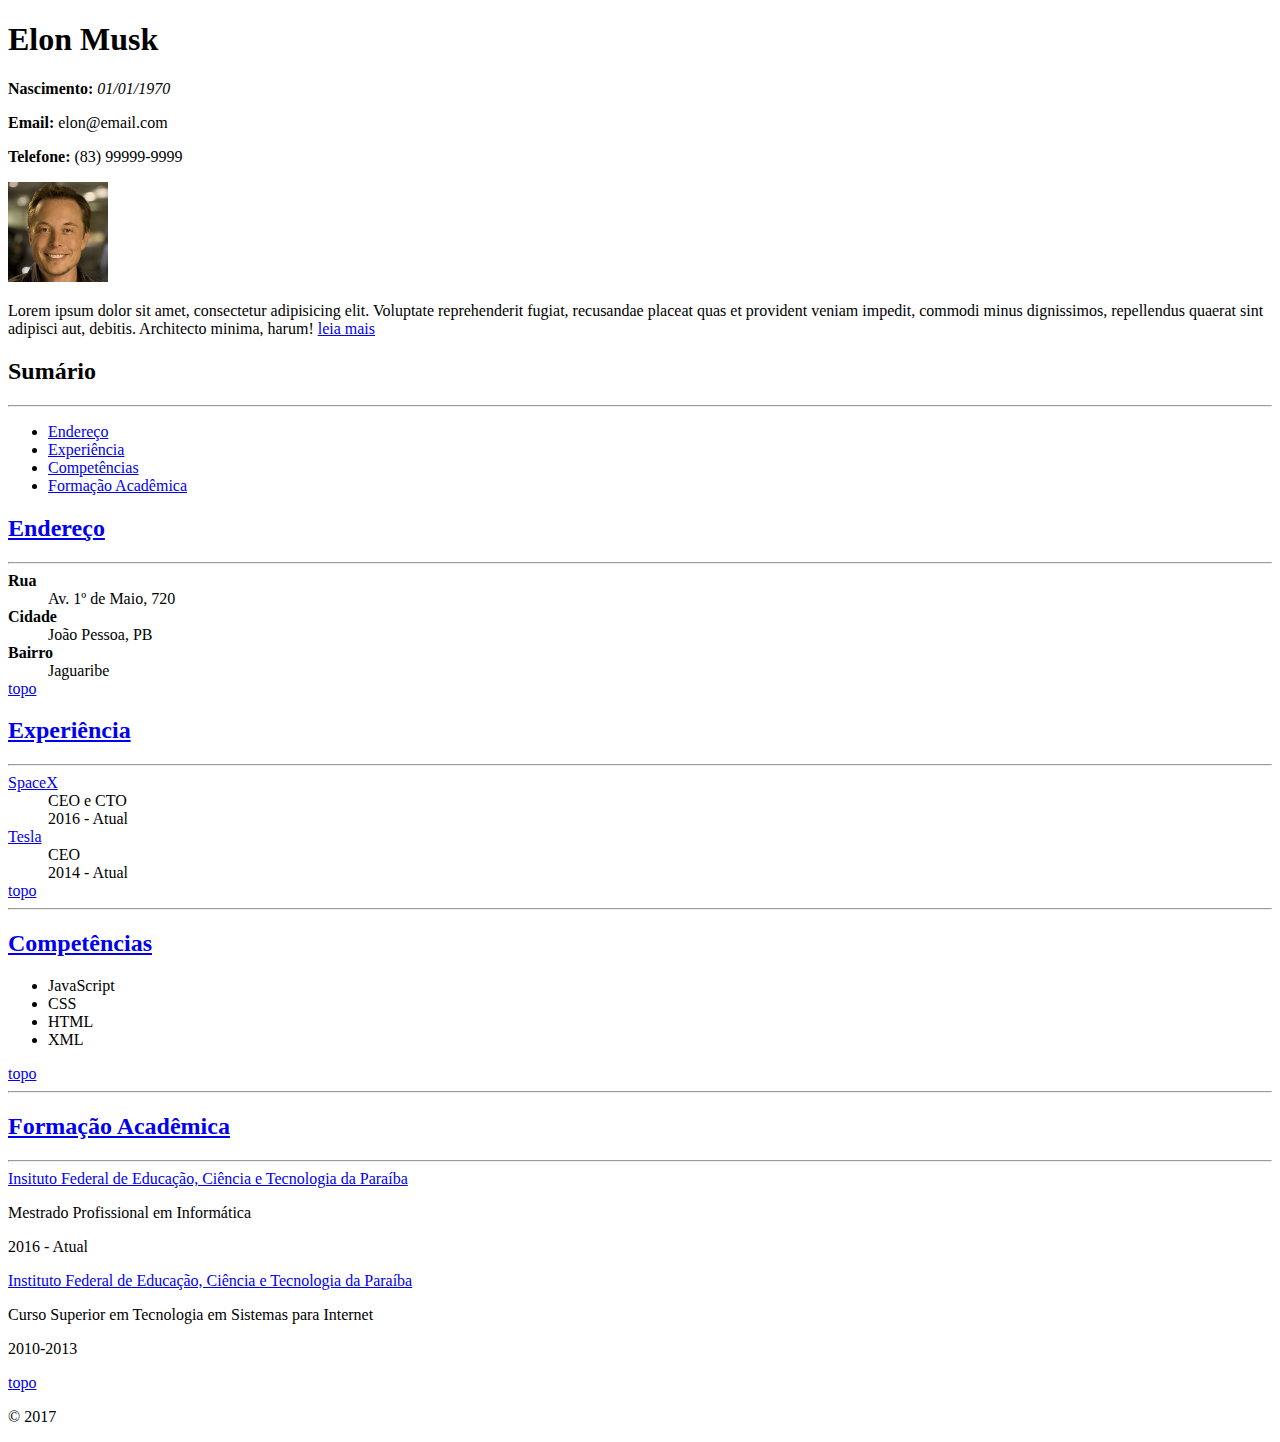
<file: html-css/elonmusk.html>
<!DOCTYPE html>
<html lang="en">
<head>
    <meta charset="UTF-8">
    <meta http-equiv="X-UA-Compatible" content="IE=edge">
    <meta name="viewport" content="width=device-width, initial-scale=1.0">
    <title>Vitae</title>
</head>
<body>
    <h1>Elon Musk</h1>
    <p><strong>Nascimento:</strong> <em>01/01/1970</em></p>
    <p><strong>Email:</strong> elon@email.com</p>
    <p><strong>Telefone:</strong> (83) 99999-9999</p>
    <img src="elon.jpg" height="100" alt="elon">
    <p>Lorem ipsum dolor sit amet, consectetur adipisicing elit. Voluptate reprehenderit fugiat, recusandae placeat quas et provident veniam impedit, commodi minus dignissimos, repellendus quaerat sint adipisci aut, debitis. Architecto minima, harum! <a href="resumo.html">leia mais</a></p>
    <h2>Sumário</h2>
    <hr>
    <ul>
        <li id="voltar_endereco"><a href="#endereco">Endereço</a></li>
        <li id="voltar_experiencia"><a href="#experiencia">Experiência</a></li>
        <li id="voltar_competencias"><a href="#competencias">Competências</a></li>
        <li id="voltar_formacao"><a href="#formacao">Formação Acadêmica</a></li>
    </ul>
    <h2 id="endereco"><a href="#voltar_endereco">Endereço</a></h2>
    <hr>
    <dt><strong>Rua</strong></dt>
    <dd>Av. 1º de Maio, 720</dd>
    <dt><strong>Cidade</strong></dt>
    <dd>João Pessoa, PB</dd>
    <dt><strong>Bairro</strong></dt>
    <dd>Jaguaribe</dd>
    <a href="#">topo</a>
    <h2 id="experiencia"><a href="#voltar_experiencia">Experiência</a></h2>
    <hr>
    <dt><a href="https://www.spacex.com/">SpaceX</a></dt>
    <dd>CEO e CTO</dd>
    <dd>2016 - Atual</dd>
    <dt><a href="https://www.tesla.com/">Tesla</a></dt>
    <dd>CEO</dd>
    <dd>2014 - Atual</dd>
    <a href="#">topo</a>
    <hr>
    <h2 id="competencias"><a href="#voltar_competencias">Competências</a></h2>
    <ul>
        <li>JavaScript</li>
        <li>CSS</li>
        <li>HTML</li>
        <li>XML</li>
    </ul>
    <a href="#">topo</a>
    <hr>
    <h2 id="formacao"><a href="#voltar_formacao">Formação Acadêmica</a></h2>
    <hr>
    <a href="https://www.ifpb.edu.br/banner/">Insituto Federal de Educação, Ciência e Tecnologia da Paraíba</a>
    <p>Mestrado Profissional em Informática</p>
    <p>2016 - Atual</p>
    <a href="https://www.ifpb.edu.br/banner/">Instituto Federal de Educação, Ciência e Tecnologia da Paraíba</a>
    <p>Curso Superior em Tecnologia em Sistemas para Internet</p>
    <p>2010-2013</p>
    <a href="#">topo</a>
    <p>&copy 2017</p>
</body>
</html>
</file>
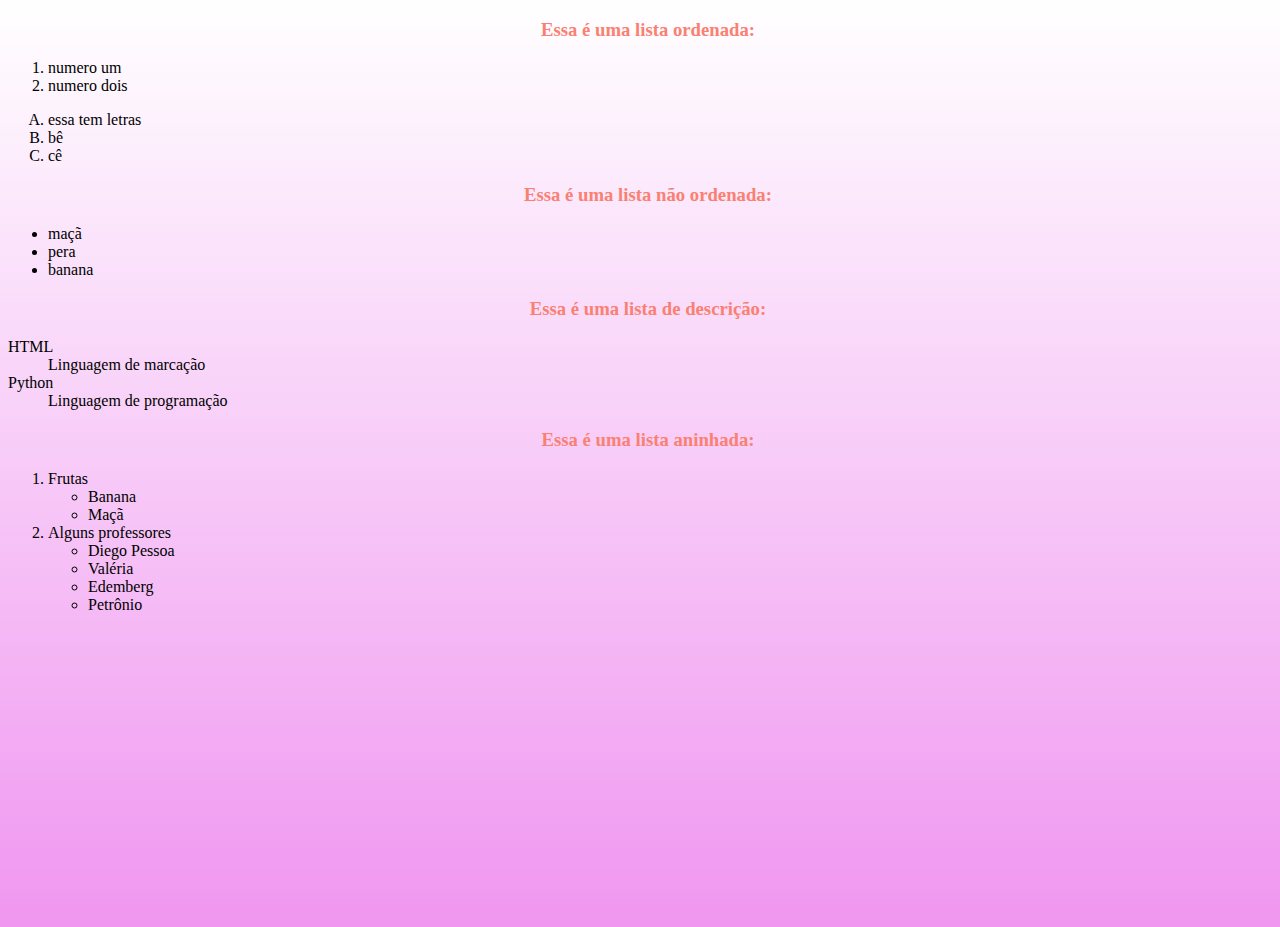
<file: html-css/listas.html>
<!DOCTYPE html>
<html lang="en">
<head>
    <meta charset="UTF-8">
    <meta http-equiv="X-UA-Compatible" content="IE=edge">
    <meta name="viewport" content="width=device-width, initial-scale=1.0">
    <title>Listas</title>
    <link rel="stylesheet" href="estilo.css">
</head>
<body>
    <h3>Essa é uma lista ordenada:</h3>
    <ol>
        <li>numero um</li>
        <li>numero dois</li>
    </ol>
    <ol type="A">
        <li>essa tem letras</li>
        <li>bê</li>
        <li>cê</li>
    </ol>
    <h3>Essa é uma lista não ordenada:</h3>
    <ul>
        <li>maçã</li>
        <li>pera</li>
        <li>banana</li>
    </ul>
    <h3>Essa é uma lista de descrição:</h3>
    <!-- <dt></dt> = data title  -->
    <!-- <dd></dd> = data description -->
    <dt>HTML</dt>
    <dd>Linguagem de marcação</dd>
    <dt>Python</dt>
    <dd>Linguagem de programação</dd>
    <div type="square">
    <h3>Essa é uma lista aninhada:</h3>
    <ol>
        <li>Frutas
            <ul>
             <li>Banana</li>
             <li>Maçã</li>
            </ul>
        </li>
        <li>Alguns professores
            <ul>
                <li>Diego Pessoa</li>
                <li>Valéria</li>
                <li>Edemberg</li>
                <li>Petrônio</li>
            </ul>
        </li>
    </ol>
    </div>
</body>
</html>
</file>
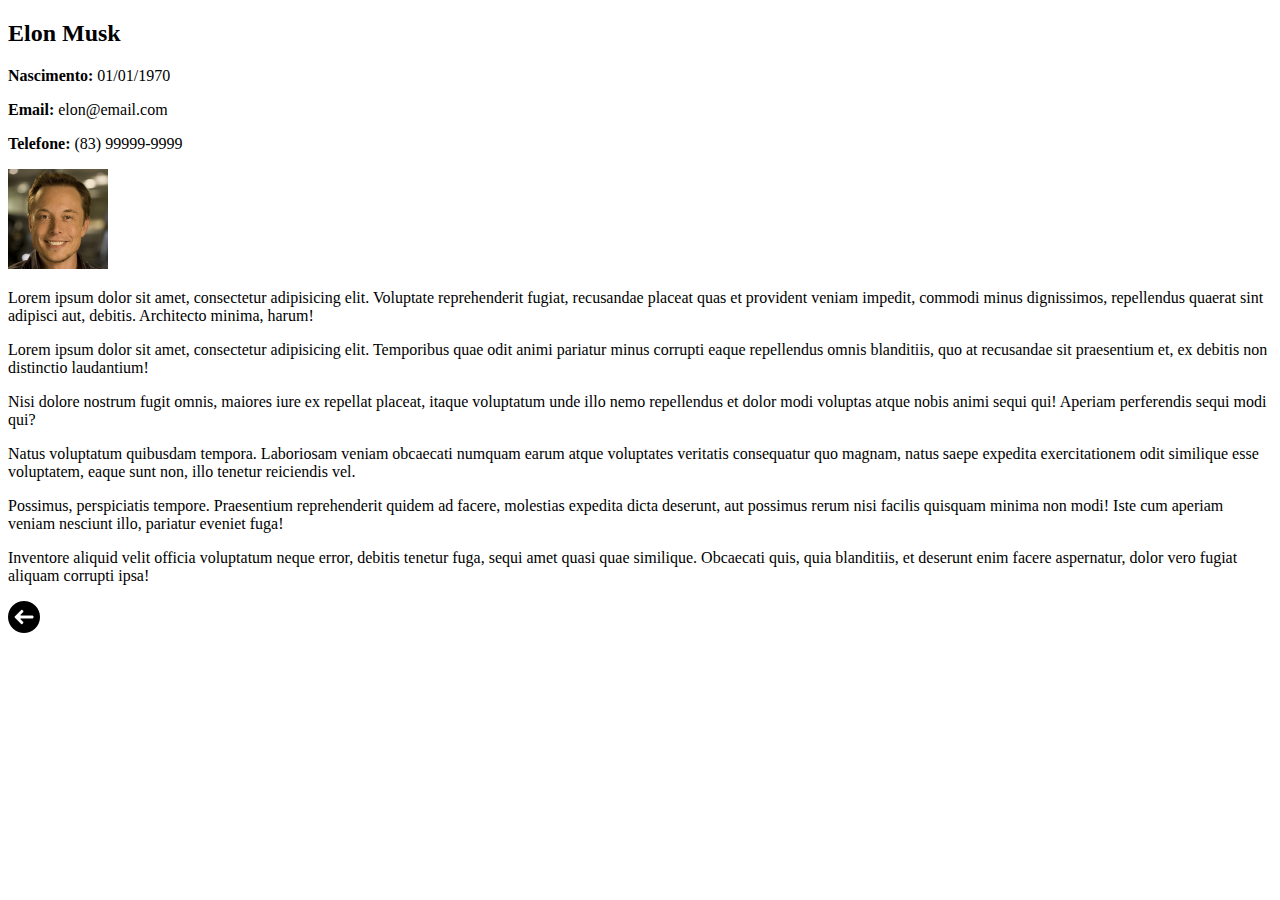
<file: html-css/resumo.html>
<!DOCTYPE html>
<html lang="en">
<head>
    <meta charset="UTF-8">
    <meta http-equiv="X-UA-Compatible" content="IE=edge">
    <meta name="viewport" content="width=device-width, initial-scale=1.0">
    <title>Vitae</title>
</head>
<body>
    <h2>Elon Musk</h2>
    <p><strong>Nascimento:</strong> 01/01/1970</p>
    <p><strong>Email:</strong> elon@email.com</p>
    <p><strong>Telefone:</strong> (83) 99999-9999</p>
    <img src="elon.jpg" height="100" alt="elon">
    <p>Lorem ipsum dolor sit amet, consectetur adipisicing elit. Voluptate reprehenderit fugiat, recusandae placeat quas et provident veniam impedit, commodi minus dignissimos, repellendus quaerat sint adipisci aut, debitis. Architecto minima, harum!</p>
    <p>Lorem ipsum dolor sit amet, consectetur adipisicing elit. Temporibus quae odit animi pariatur minus corrupti eaque repellendus omnis blanditiis, quo at recusandae sit praesentium et, ex debitis non distinctio laudantium!</p>
    <p>Nisi dolore nostrum fugit omnis, maiores iure ex repellat placeat, itaque voluptatum unde illo nemo repellendus et dolor modi voluptas atque nobis animi sequi qui! Aperiam perferendis sequi modi qui?</p>
    <p>Natus voluptatum quibusdam tempora. Laboriosam veniam obcaecati numquam earum atque voluptates veritatis consequatur quo magnam, natus saepe expedita exercitationem odit similique esse voluptatem, eaque sunt non, illo tenetur reiciendis vel.</p>
    <p>Possimus, perspiciatis tempore. Praesentium reprehenderit quidem ad facere, molestias expedita dicta deserunt, aut possimus rerum nisi facilis quisquam minima non modi! Iste cum aperiam veniam nesciunt illo, pariatur eveniet fuga!</p>
    <p>Inventore aliquid velit officia voluptatum neque error, debitis tenetur fuga, sequi amet quasi quae similique. Obcaecati quis, quia blanditiis, et deserunt enim facere aspernatur, dolor vero fugiat aliquam corrupti ipsa!</p>
    <a href="./elonmusk.html"><img src="voltar.png" alt="voltar"></a>
</body>
</html>
</file>
<file: etc/estilo.css>
body
{
background-image: linear-gradient(white, rgb(240, 150, 240));
height: 100vh;
width: 100%;
}

h1{
    color: purple;
    text-align: center;
    
}
p{
    color: purple;
}
h2{
    color: purple;
    text-align: center;
}
h3{
    color: salmon;
    text-align:center;
}
iframe
{
background-color: LightYellow;
}
</file>
<file: html-css/estilo.css>
body
{
background-image: linear-gradient(white, rgb(240, 150, 240));
height: 100vh;
width: 100%;
}

h1{
    color: purple;
    text-align: center;
    
}
p{
    color: purple;
}
h2{
    color: purple;
    text-align: center;
}
h3{
    color: salmon;
    text-align:center;
}
iframe
{
background-color: LightYellow;
}
</file>
<file: pokedex/css/style.css>
*{
    margin: 0px;
    padding: 0px;
}
body{
    font-family: sans-serif;
    overflow-x: hidden;

}
.topo{
    background-color: rgb(27, 26, 26);
    color: white;
    padding: 10px;
    display: flex;
    justify-content: center;
    margin-bottom: 10px;
}
.topo h1{
    margin-top: 5px;
    text-align: center;
}
.icone{
    background: linear-gradient(rgb(245, 24, 24) 50%, white 50%);
    width: 30px;
    height: 30px;
    border-radius: 100%;
    color: black;
    text-align: center;
    margin-right: 20px;
    border: 4px solid rgb(0, 0, 0);
}
.listra{
    position: absolute;
    width: 31px;
    height: 3px;
    margin-top: 14px;
    background: black;
}
.circulo{
    position: absolute;
    width: 7px;
    height: 7px;
    background: white;
    border: 3px solid black;
    border-radius: 100%;
    margin-top: 9.4px;
    margin-left: 8.6px;
}
.pokedex{
    background-color: white;
    display: grid;
    width: 95%;
    grid-template-columns: repeat(auto-fit, minmax(250px, 1fr));
    margin: auto;
    row-gap: 10px;
    column-gap: 30px;
}
.pokemon{
    display: block;
    width: 250px;
    margin: auto;
    padding: 20px;
    background-color: rgb(238, 237, 237);
    display: flex;
    flex-direction: column;
    align-items: center;
    justify-content: center;
    text-align:left; 
}
.pokemon-description{
    background-color: rgb(255, 255, 255);
    width: 100%;
    padding: 10px;
    margin: 10px;
}
.pokemon-id{
    color: rgb(150, 149, 149);
}
.pokemon-name{
    padding-top: 10px;
    font-size: 25px;
}
.pokemon-types{
    background-color: rgb(255, 255, 255);
    padding: 5px;
    margin: 6px;
}
.pokemon-type-background-fada{
    padding: 2px 30px;
    border-radius: 10px;
    background-color: rgb(255, 194, 235);
}
.pokemon-type-background-ghost{
    padding: 2px 30px;
    border-radius: 10px;
    background-color: rgb(86, 60, 128);
    color: white;
}
.pokemon-type-background-lutador{
    padding: 2px 30px;
    border-radius: 10px;
    background-color: rgb(138, 30, 30);
    color: white;
}
.pokemon-type-background-electric{
    padding: 2px 30px;
    border-radius: 10px;
    background-color: rgb(255, 245, 99);
}
.pokemon-type-background-psiquico{
    padding: 2px 30px;
    border-radius: 10px;
    background-color: palevioletred;
    color: white;
}
.pokemon-type-background-agua{
    padding: 2px 30px;
    border-radius: 10px;
    background-color: rgb(17, 138, 212);
    color: white;
}
.pokemon-type-background-grama{
    padding: 2px 30px;
    border-radius: 10px;
    background-color: rgb(108, 230, 38);
}
.pokemon-type-background-inseto{
    padding: 2px 30px;
    border-radius: 10px;
    background-color: rgb(57, 122, 19);
    color: white;
}
.pokemon-type-background-normal{
    padding: 2px 30px;
    border-radius: 10px;
    background-color: rgb(191, 196, 188);
}
.pokemon-type-background-fogo{
    padding: 2px 30px;
    border-radius: 10px;
    background-color: rgb(255, 81, 0);
    color: white;
}
.pokemon-type-background-sombrio{
    padding: 2px 30px;
    border-radius: 10px;
    background-color: rgb(58, 58, 58);
    color:white;
}
.pokemon-type-background-dragao{
    padding: 2px 20px;
    color: white;
    background: linear-gradient(#4ea6d6 50%, #ec6c5c 50%);
    border-radius: 10px;
}
.pokemon-type-background-rocha{
    padding: 2px 30px;
    border-radius: 10px;
    background-color: rgb(128, 96, 28);
    color:white;
}
.pokemon-type-background-aco{
    padding: 2px 30px;
    border-radius: 10px;
    background-color: rgb(132, 148, 182);
}
.pokemon-type-background-terrestre{
    padding: 2px 30px;
    border-radius: 10px;
    background: linear-gradient(rgb(216, 179, 93) 50%, rgb(158, 136, 62) 50%);
}
.pokemon-type-background-voador{
    padding: 2px 30px;
    border-radius: 10px;
    background: linear-gradient(rgb(60, 200, 235) 50%, rgb(182, 182, 182) 50%);
}
.pokemon-type-background-gelo{
    padding: 2px 30px;
    border-radius: 10px;
    background-color: #9ad9fc;
}
.pokemon-type-background-veneno{
    padding: 2px 30px;
    border-radius: 10px;
    background-color: rgb(156, 75, 163);
    color: white;
}
.pokemon-type-background-aprendendo{
    padding: 2px 20px;
    border-radius: 10px;
    background-color: rgb(16, 87, 69);
    color: white;
}
.pokemon-type-background-css{
    padding: 2px 20px;
    border-radius: 10px;
    background-color: rgb(41, 40, 129);
    color: white;
}
</file>
<file: tabela/css/style.css>
*{
    margin: 0px;
    padding: 0px;
}
body{
    font-family: 'Times New Roman', Times, serif;
}
.tabela_clima{
    width: 20%;
    background-color: rgb(240, 248, 2255);
    text-align: center;
    margin: 2% auto;
}
.tabela_clima thead{
    background-color: rgb(168, 218, 213);
}
.tabela_clima td, .tabela_clima th{
    border: 1px solid black;
    padding: 5px;
}
.tabela_clima tr:hover{
    background-color: rgb(168, 218, 213);
}

.tabela_notas{
    width: 50%;
    min-width: 70%;
    margin: 2% auto;
    margin-top: 50px;
    border-top: 1px solid black;
    border-bottom: 1px solid black;
    border-collapse:collapse;
    text-align: center;
    table-layout: fixed;
}
.tabela_notas td{
    padding-right: 10px;
}
.aluno{
    text-align: left;
    padding: 1%;
}
div{
    display: grid;
    justify-content:center;
    align-items: center;
}
div img{
    margin: 0px auto;
}
</file>
<file: cinema/site/css/main.css>
@font-face {
  font-family: 'Open Sans';
  font-style: normal;
  font-weight: 400;
  src: local('Open Sans'), local('OpenSans'), url(../font/Open-Sans.woff2) format('woff2');
  unicode-range: U+0000-00FF, U+0131, U+0152-0153, U+02C6, U+02DA, U+02DC, U+2000-206F, U+2074, U+20AC, U+2212, U+2215;
}

@font-face {
  font-family: 'Roboto';
  font-style: normal;
  font-weight: 900;
  src: local('Roboto Black'), local('Roboto-Black'), url(../font/Roboto-Black.woff2) format('woff2');
  unicode-range: U+0000-00FF, U+0131, U+0152-0153, U+02C6, U+02DA, U+02DC, U+2000-206F, U+2074, U+20AC, U+2212, U+2215;
}

.icon.pricetags {
  background-image: url(../img/pricetags.png);
}

.icon.ios-calendar {
  background-image: url(../img/ios-calendar.png);
}

.icon.person {
  background-image: url(../img/person.png);
}

.white-text {
  color: #fff;
}

body {
  font-family: 'Open Sans', sans-serif;
  margin: 0;
}

/* NAV */
.container {
  display: flex;
  align-items: center;
  justify-content: space-between;
  background-color: #1565C0;
  position: fixed;
  width: 100%;
  padding: 10px 0px;
  top: 0;
}
.logo {
  color: white;
  font-size: 24px;
  font-weight: bold;
  transition: color 2s;
  margin-left: 10px;
}
.nav-links{
  display: flex;
}
.nav-links li{
  list-style: none;
  display: inline-block;
  margin-right: 40px;
}
.nav-links a{
  text-decoration: none;
  color: white;
  font-size: 18px;
  transition: color 2s;
  font-weight: bold;
}
.nav-links a:hover {
  text-decoration: underline 2px;
}

/* HEADER */
.header-cine {
  min-height: 400px;
  text-align: center;
  background-color: #1565C0;
  background-image: url(../img/cine_bangue.jpg);
  background-repeat: no-repeat;
  background-blend-mode: soft-light;
  background-attachment: fixed;
  background-position: center;
  background-size: cover;
  padding-top: 50px;
  justify-content: center;
}
header{
  margin-top: 76px
}
.header-cine h1 {
  font-family: 'Roboto', sans-serif;
  font-size: 5em;
  margin: 0;
}

.header-cine p {
  font-size: 2em;
  font-style: italic;
}

/* MOVIES */
#movies {
  margin: 80px auto;
  width: 900px;
  display: grid;
}

#movies .season-info {
  grid-column: 1 / 3;
  border-left: 10px solid #01579B;
  padding: 10px;
  margin-left: 1%;
}

#movies .movie {
  box-shadow: 0 3px 6px rgba(0,0,0,0.16), 0 3px 6px rgba(0,0,0,0.23);
  height: 190px;
  padding: 1%;
  box-sizing: border-box;
  margin: 5px auto;
  width: 100%;
  display: flex;
  flex-flow: row wrap;
}

#movies .movie .cover {
  background-size: cover;
  background-repeat: no-repeat;
  background-position: center;
  background-clip: border-box;
  border: 3px solid transparent;
  width: 100px;
  height: 150px;
  margin: 1%;
  transition: background 1s;
  will-change: background;
  display: block;
}

#movies .movie .cover:before {
  content: "";
  width: 0%;
  transition: width .5s;
}

#movies .movie .cover:hover {
  background-blend-mode: overlay;
  background-color: #0288D1;
}

#movies .movie .cover:hover:before {
  content: "►"; /* &#9658; */
  font-size: 2em;
  border-radius: 50%;
  color: #fff;
  vertical-align: middle;
  line-height: 150px;
  text-align: center;
  float: left;
  width: 100%;
}

#movies .movie .data>*{
  margin-left: 5px;
}

#movies .movie .name {
  font-family: 'Roboto', sans-serif;
  font-size: 1.4em;
  margin: 0 5px;
}

#movies .movie .info {
  font-size: .9em;
  color: #999;
}

#movies .movie .genre {
  color: #666;
  border: 2px solid #666;
  border-radius: 3px;
  padding: 1px 3px;
  margin: 10px 5px 10px 0;
  font-size: .8em;
  display: inline-block;
}

#movies .movie .schedule {
  display: inline-block;
  width: 100px;
}

#movies .movie .schedule b {
  font-family: 'Roboto', sans-serif;
}

#movies .movie .schedule span{
  display: block;
}

/* INFO */
#info {
  text-align: center;
  font-size: 1.3em;
  background-image: url(../img/movie.jpg);
  background-size: cover;
  background-attachment: fixed;
  background-color: #2196F3;
  background-repeat: no-repeat;
  background-blend-mode: soft-light;
  line-height: 1.7em;
  padding: 30px 0;
  display:flex;
  justify-content: space-around;
  width: 100%;

}

#info .icon {
  display: inline-block;
  align-content: space-around;
  font-size: 8em;
  height: 100px;
  width: 100px;
  background-size: cover;
  margin: 20px;
}

#location{
  padding: 20px;
}
.maps{
  display: flex;
  justify-content: center;
}

/* FOOTER */
footer {
  color: #1565C0;
  background-color: #E3F2FD;
  line-height: 2.0em;
  padding: 40px 15% 0;
  font-size: .8em;
}

footer .footer-content {
  display: grid;
  grid-template-columns: 2fr repeat(3, 1fr);
  grid-gap: 20px;
}

footer .footer-content .menu {
  list-style: none;
  padding: 0;
}

footer .footer-content .menu a {
  text-decoration: none;
  color: #1565C0;
}

footer .footer-content .menu a:hover {
  text-decoration: underline;
}

footer section h1 {
  font-family: 'Roboto', sans-serif;
}

footer .copyright {
  display: block;
  border-top: 1px solid rgba(21, 101, 192, 0.22);
  text-align: center;
  margin-top: 50px;
  line-height: 50px;
  height: 50px;
}
@media screen and (max-width: 898px){
  .container{
    display: none;
  }
  header{
    margin-top: 0px;
  }
  #movies{
    display: flex;
    flex-direction: column;
    width: 100%;
  }
  #info{
    display: flex;
    flex-direction: column;
  }
  footer .footer-content {
    display: flex;
    flex-flow: column wrap;
    width: 100%;
  }
}
@media screen and (max-width: 500px){
    #movies .movie .cover{
    display: none;
  }
}
</file>
